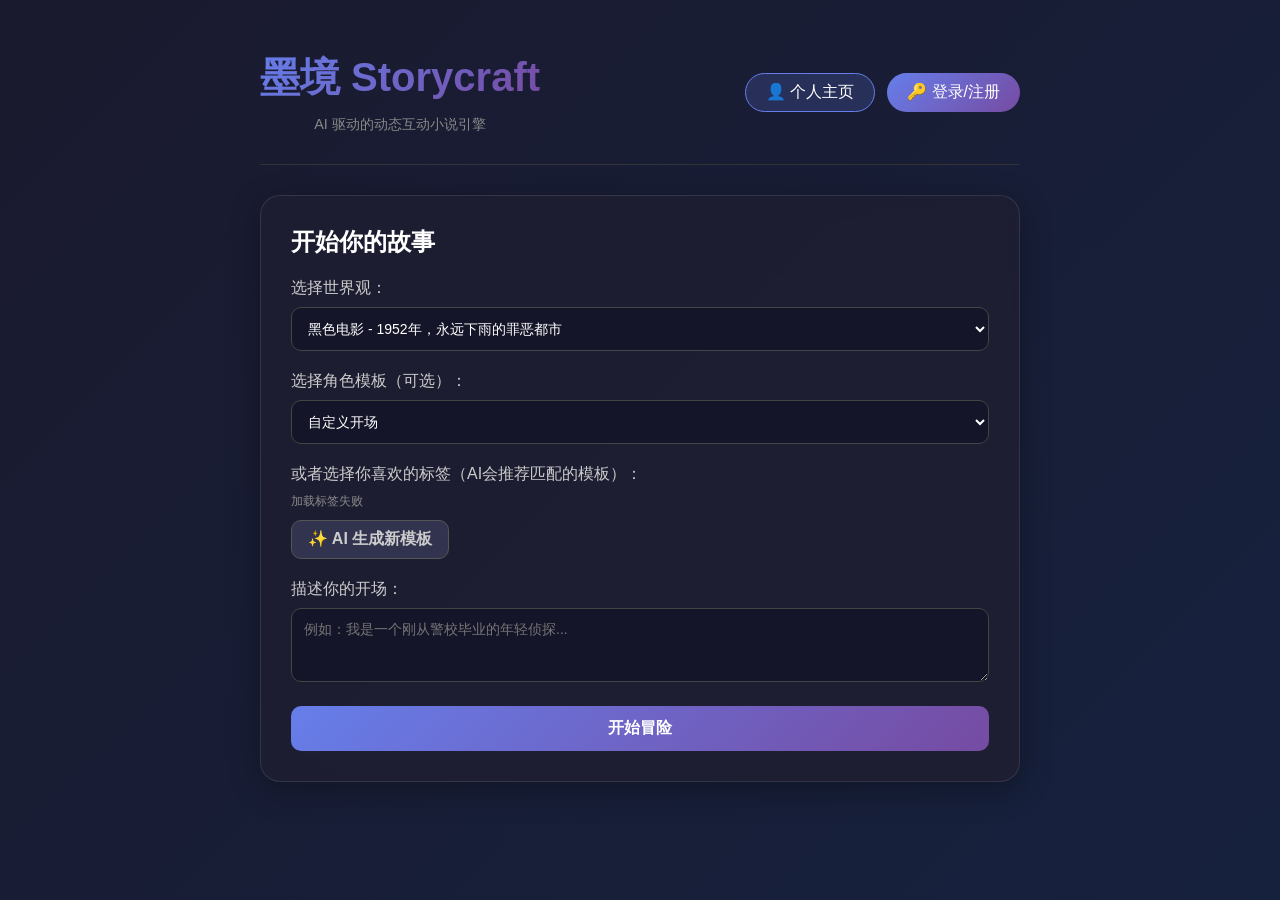
<file: frontend/index.html>
<!DOCTYPE html>
<html lang="zh-CN">
<head>
    <meta charset="UTF-8">
    <meta name="viewport" content="width=device-width, initial-scale=1.0">
    <title>墨境 · 互动叙事引擎</title>
    <link rel="stylesheet" href="style.css">
</head>
<body>
    <div class="container">
        <header>
            <div style="display: flex; justify-content: space-between; align-items: center; flex-wrap: wrap; gap: 15px;">
                <div>
                    <h1>墨境 Storycraft</h1>
                    <p>AI 驱动的动态互动小说引擎</p>
                </div>
                <div style="display: flex; gap: 12px;">
                    <a href="profile.html" style="background: rgba(102,126,234,0.2); border: 1px solid #667eea; padding: 8px 20px; border-radius: 40px; color: #fff; text-decoration: none; transition: all 0.3s; display: inline-flex; align-items: center; gap: 6px;">
                        👤 个人主页
                    </a>
                    <a href="login.html" style="background: linear-gradient(135deg, #667eea 0%, #764ba2 100%); border: none; padding: 8px 20px; border-radius: 40px; color: #fff; text-decoration: none; transition: all 0.3s; display: inline-flex; align-items: center; gap: 6px;">
                        🔑 登录/注册
                    </a>
                </div>
            </div>
        </header>

        <!-- 开局界面 -->
        <div id="setup-screen" class="screen active">
            <div class="card">
                <h2>开始你的故事</h2>
                
                <div class="form-group">
                    <label>选择世界观：</label>
                    <select id="world-select">
                        <option value="noir">黑色电影 - 1952年，永远下雨的罪恶都市</option>
                        <option value="cyberpunk">赛博朋克 - 2077年，霓虹灯下的浮华与沉沦</option>
                        <option value="fantasy">奇幻 - 剑与魔法的中世纪世界</option>
                        <option value="xianxia">东方玄幻 - 九天玄界，灵气复苏，修仙问道</option>
                        <option value="strategy">古风权谋 - 天盛王朝，朝堂博弈，人心难测</option>
                        <option value="urban">都市传说 - 雾都怪谈，午夜禁忌，规则求生</option>
                        <option value="cthulhu">克苏鲁神话 - 1920年代，不可名状的古老恐惧</option>
                        <option value="wasteland">废土生存 - 2087年，核战后的末世废土</option>
                    </select>
                </div>

                <div class="form-group">
                         <label>选择角色模板（可选）：</label>
                         <select id="template-select">
                               <option value="">自定义开场</option>
                         </select>
                 </div>

                 <div class="form-group">
                    <label>或者选择你喜欢的标签（AI会推荐匹配的模板）：</label>
                    <div id="tags-container" class="tags-container">
                        <span class="tag-loading">加载标签中...</span>
                    </div>
                    <button id="ai-generate-btn" class="btn-secondary" style="margin-top: 10px; width: auto; padding: 8px 16px;">✨ AI 生成新模板</button>
                </div>
                
                <div id="recommendations-container" class="recommendations-container" style="display: none;">
                    <label>推荐模板：</label>
                    <div id="recommendations-list" class="recommendations-list"></div>
                </div>

                <div class="form-group">
                    <label>描述你的开场：</label>
                    <textarea id="opening-input" rows="3" placeholder="例如：我是一个刚从警校毕业的年轻侦探..."></textarea>
                </div>

                <button id="start-btn" class="btn-primary">开始冒险</button>
            </div>
        </div>

        <!-- 游戏界面 -->
        <div id="game-screen" class="screen">
            <div class="game-container">
                <div class="story-card">
                    <div id="story-content" class="story-content">
                        <p class="placeholder">等待故事开始...</p>
                    </div>
                    
                    <div id="choices-container" class="choices"></div>

                    <!-- 自定义输入区域 -->
                    <div class="custom-input-area">
                        <label style="display: block; margin-bottom: 8px; color: #ccc;">或者输入你的自定义行动：</label>
                        <div style="display: flex; gap: 10px;">
                            <input type="text" id="custom-choice-input" placeholder="例如：我想去码头问问那个船夫..." style="flex: 1; padding: 10px; background: rgba(20,20,40,0.8); border: 1px solid #444; border-radius: 10px; color: #fff;">
                            <button id="submit-custom-choice" class="btn-secondary" style="width: auto; padding: 10px 20px;">行动</button>
                        </div>
                    </div>

                    <div class="game-controls">
                        <button id="new-game-btn" class="btn-secondary">新游戏</button>
                        <span id="turn-indicator" class="turn-indicator">第 1 轮</span>
                    </div>
                </div>
            </div>
        </div>

        <div id="loading-overlay" class="loading-overlay hidden">
            <div class="loading-spinner"></div>
            <p>AI 正在编织故事...</p>
        </div>
    </div>

    <script src="app.js"></script>
</body>
</html>
</file>
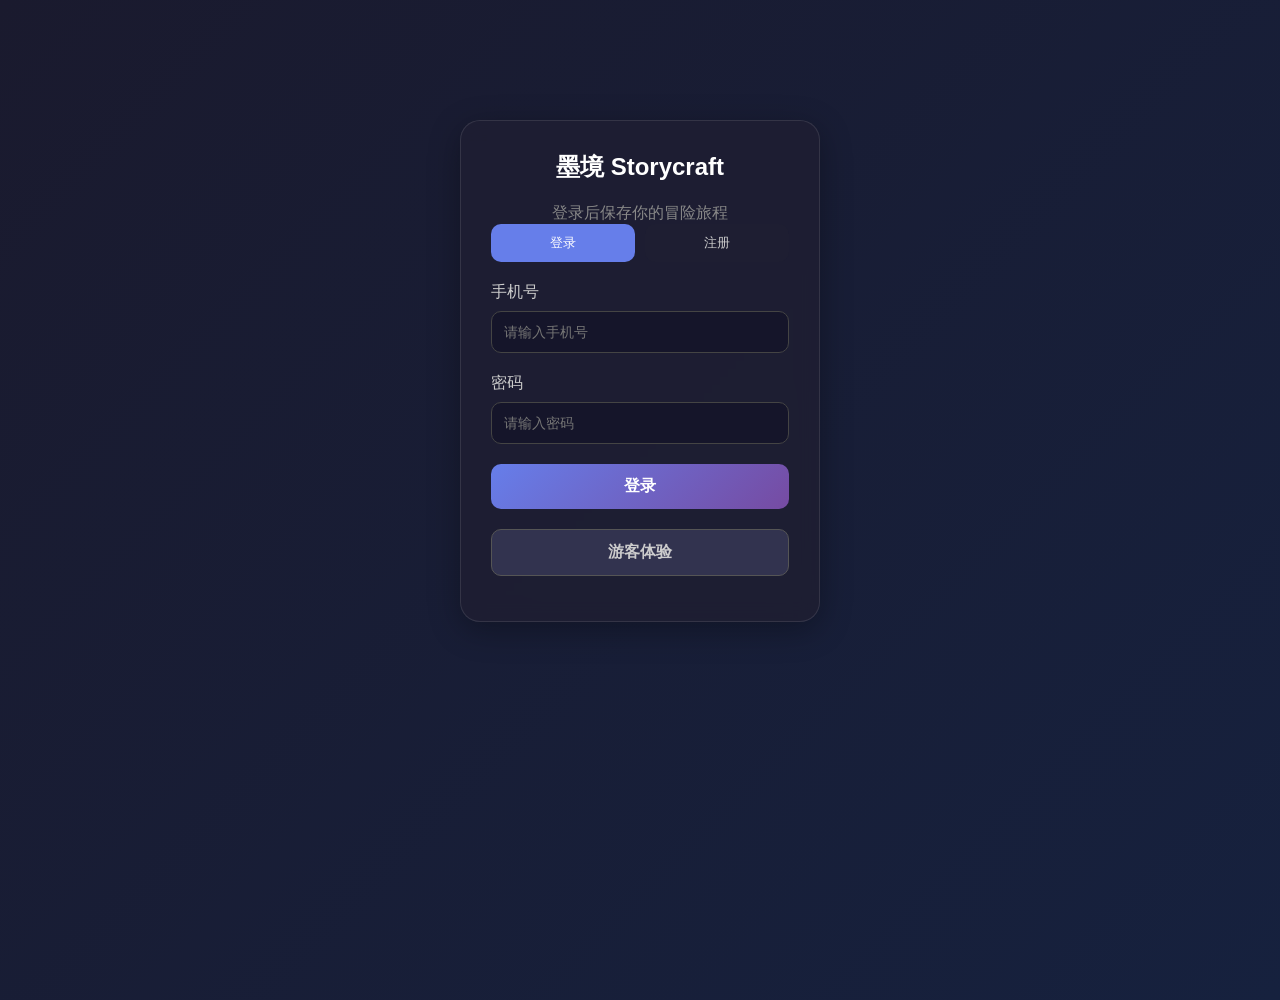
<file: frontend/history.html>
<!DOCTYPE html>
<html lang="zh-CN">
<head>
    <meta charset="UTF-8">
    <meta name="viewport" content="width=device-width, initial-scale=1.0">
    <title>历史记录 - 墨境</title>
    <link rel="stylesheet" href="style.css">
    <style>
        .history-list {
            display: flex;
            flex-direction: column;
            gap: 15px;
        }
        .history-item {
            background: rgba(30, 30, 50, 0.9);
            border-radius: 15px;
            padding: 20px;
            cursor: pointer;
            transition: all 0.3s ease;
            border: 1px solid rgba(255, 255, 255, 0.1);
        }
        .history-item:hover {
            transform: translateX(5px);
            border-color: #667eea;
        }
        .history-title {
            font-size: 1.2em;
            font-weight: bold;
            color: #fff;
            margin-bottom: 10px;
        }
        .history-meta {
            display: flex;
            gap: 20px;
            color: #888;
            font-size: 0.85em;
            margin-bottom: 10px;
        }
        .history-summary {
            color: #ccc;
            font-size: 0.9em;
            line-height: 1.5;
        }
        .back-btn {
            margin-bottom: 20px;
            padding: 10px 20px;
            background: rgba(102, 126, 234, 0.3);
            border: 1px solid #667eea;
            border-radius: 10px;
            color: #fff;
            cursor: pointer;
            font-size: 14px;
        }
        .back-btn:hover {
            background: rgba(102, 126, 234, 0.5);
        }
        .empty-state {
            text-align: center;
            padding: 60px;
            color: #888;
        }
    </style>
</head>
<body>
    <div class="container">
        <button class="back-btn" onclick="window.location.href='index.html'">← 返回游戏</button>
        <header>
            <h1>📖 历史记录</h1>
            <p>你的冒险旅程</p>
        </header>
        
        <div id="history-list" class="history-list">
            <div class="empty-state">加载中...</div>
        </div>
    </div>

    <script>
        const API_BASE = 'http://localhost:8000';
        
        async function loadHistory() {
            const userStr = localStorage.getItem('user');
            if (!userStr) {
                window.location.href = 'login.html';
                return;
            }
            const user = JSON.parse(userStr);
            
            try {
                const response = await fetch(`${API_BASE}/story/history/all?user_id=${user.user_id}`);
                if (!response.ok) {
                    throw new Error('加载失败');
                }
                const data = await response.json();
                displayHistory(data.stories);
            } catch (error) {
                console.error('加载历史失败:', error);
                document.getElementById('history-list').innerHTML = 
                    '<div class="empty-state">加载失败，请刷新重试</div>';
            }
        }
        
        function displayHistory(stories) {
            const container = document.getElementById('history-list');
            if (!stories || stories.length === 0) {
                container.innerHTML = '<div class="empty-state">暂无故事记录，开始你的第一个冒险吧！</div>';
                return;
            }
            
            container.innerHTML = stories.map(story => `
                <div class="history-item" onclick="viewStory('${story.story_id}')">
                    <div class="history-title">${escapeHtml(story.title || '未命名故事')}</div>
                    <div class="history-meta">
                        <span>🌍 ${story.world}</span>
                        <span>📅 ${new Date(story.created_at).toLocaleString()}</span>
                        <span>📝 ${story.turn_count || 0} 轮</span>
                    </div>
                    <div class="history-summary">${escapeHtml(story.summary || '暂无摘要')}</div>
                </div>
            `).join('');
        }
        
        function escapeHtml(text) {
            const div = document.createElement('div');
            div.textContent = text;
            return div.innerHTML;
        }
        
        async function viewStory(storyId) {
            window.location.href = `story_detail.html?id=${storyId}`;
        }
        
        loadHistory();
    </script>
</body>
</html>
</file>
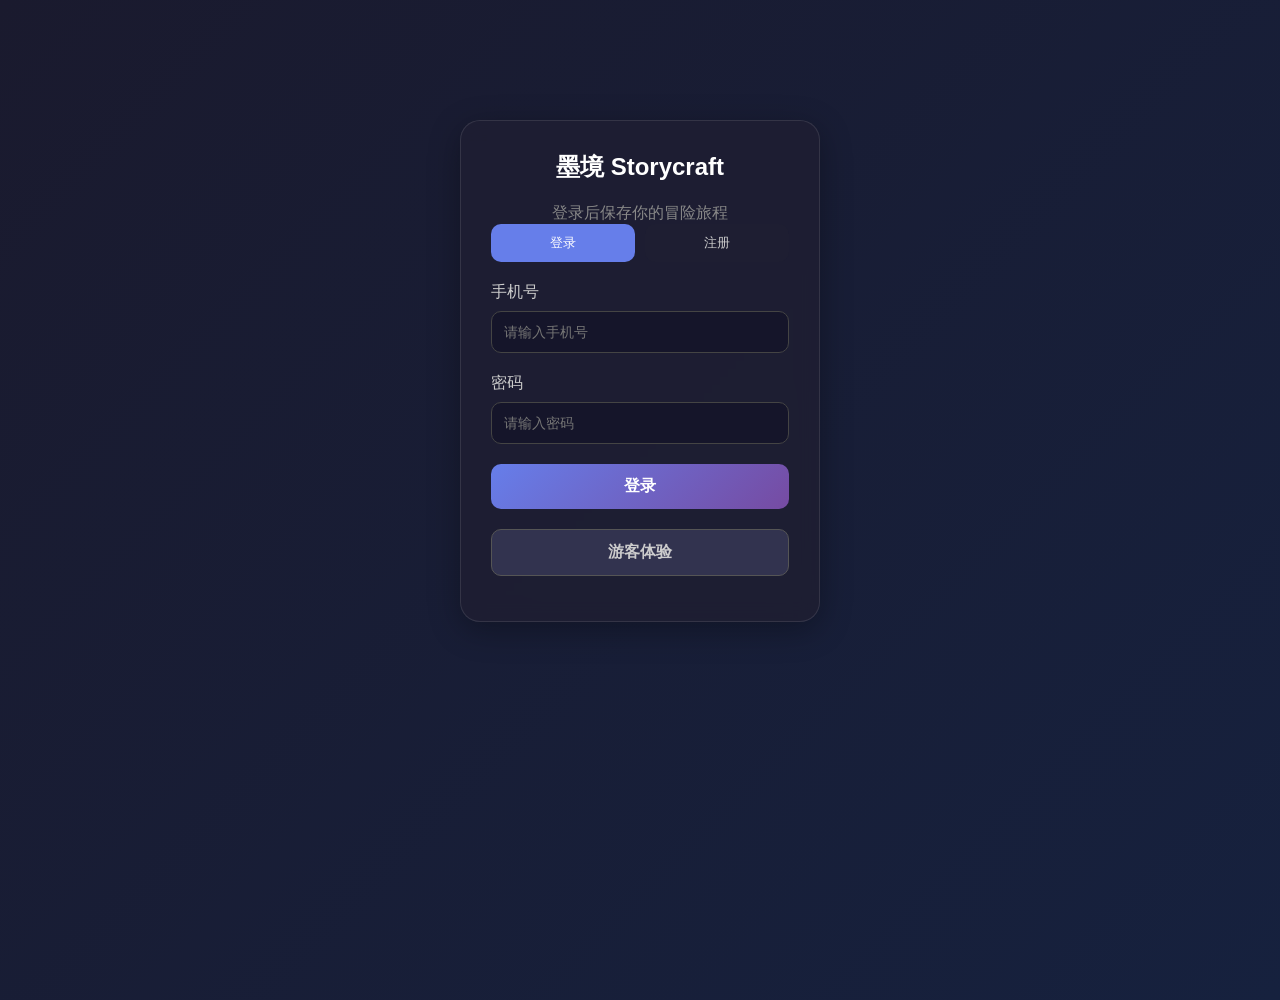
<file: frontend/login.html>
<!DOCTYPE html>
<html lang="zh-CN">
<head>
    <meta charset="UTF-8">
    <meta name="viewport" content="width=device-width, initial-scale=1.0">
    <title>登录 - 墨境</title>
    <link rel="stylesheet" href="style.css">
    <style>
        .login-container {
            max-width: 400px;
            margin: 100px auto;
        }
        .tab-buttons {
            display: flex;
            gap: 10px;
            margin-bottom: 20px;
        }
        .tab-btn {
            flex: 1;
            padding: 10px;
            background: rgba(30,30,50,0.6);
            border: none;
            border-radius: 10px;
            color: #ccc;
            cursor: pointer;
        }
        .tab-btn.active {
            background: #667eea;
            color: white;
        }
        .form-panel {
            display: none;
        }
        .form-panel.active {
            display: block;
        }
        .guest-btn {
            margin-top: 20px;
            background: rgba(100,100,150,0.3);
            color: #ccc;
        }
        .guest-btn:hover {
            background: rgba(100,100,150,0.5);
        }
        input {
            width: 100%;
            padding: 12px;
            background: rgba(20,20,40,0.8);
            border: 1px solid #444;
            border-radius: 10px;
            color: #fff;
            font-size: 14px;
        }
        input:focus {
            outline: none;
            border-color: #667eea;
        }
    </style>
</head>
<body>
    <div class="container login-container">
        <div class="card">
            <h2 style="text-align: center;">墨境 Storycraft</h2>
            <p style="text-align: center; color: #888;">登录后保存你的冒险旅程</p>
            
            <div class="tab-buttons">
                <button id="login-tab" class="tab-btn active">登录</button>
                <button id="register-tab" class="tab-btn">注册</button>
            </div>
            
            <!-- 登录面板 -->
            <div id="login-panel" class="form-panel active">
                <div class="form-group">
                    <label>手机号</label>
                    <input type="tel" id="login-phone" placeholder="请输入手机号">
                </div>
                <div class="form-group">
                    <label>密码</label>
                    <input type="password" id="login-password" placeholder="请输入密码">
                </div>
                <button id="login-btn" class="btn-primary">登录</button>
            </div>
            
            <!-- 注册面板 -->
            <div id="register-panel" class="form-panel">
                <div class="form-group">
                    <label>手机号</label>
                    <input type="tel" id="register-phone" placeholder="请输入手机号">
                </div>
                <div class="form-group">
                    <label>密码</label>
                    <input type="password" id="register-password" placeholder="请输入密码">
                </div>
                <div class="form-group">
                    <label>昵称</label>
                    <input type="text" id="register-nickname" placeholder="请输入昵称" value="旅行者">
                </div>
                <button id="register-btn" class="btn-primary">注册</button>
            </div>
            
            <button id="guest-btn" class="btn-secondary guest-btn">游客体验</button>
            <div id="message" style="margin-top: 15px; text-align: center; color: #ffaa44;"></div>
        </div>
    </div>
    
    <script>
        const API_BASE = 'http://localhost:8000';
        
        function showMessage(msg, isError = false) {
            const msgDiv = document.getElementById('message');
            msgDiv.textContent = msg;
            msgDiv.style.color = isError ? '#ff6666' : '#88ff88';
            setTimeout(() => {
                msgDiv.textContent = '';
            }, 3000);
        }
        
        function saveUser(userData) {
            localStorage.setItem('user', JSON.stringify(userData));
        }
        
        function redirectToGame() {
            window.location.href = 'index.html';
        }
        
        document.getElementById('login-tab').addEventListener('click', () => {
            document.getElementById('login-tab').classList.add('active');
            document.getElementById('register-tab').classList.remove('active');
            document.getElementById('login-panel').classList.add('active');
            document.getElementById('register-panel').classList.remove('active');
        });
        
        document.getElementById('register-tab').addEventListener('click', () => {
            document.getElementById('register-tab').classList.add('active');
            document.getElementById('login-tab').classList.remove('active');
            document.getElementById('register-panel').classList.add('active');
            document.getElementById('login-panel').classList.remove('active');
        });
        
        document.getElementById('login-btn').addEventListener('click', async () => {
            const phone = document.getElementById('login-phone').value;
            const password = document.getElementById('login-password').value;
            
            if (!phone || !password) {
                showMessage('请填写手机号和密码', true);
                return;
            }
            
            try {
                const response = await fetch(`${API_BASE}/user/login`, {
                    method: 'POST',
                    headers: { 'Content-Type': 'application/json' },
                    body: JSON.stringify({ phone, password })
                });
                
                if (!response.ok) {
                    throw new Error('登录失败');
                }
                
                const data = await response.json();
                saveUser(data);
                showMessage('登录成功！正在进入...');
                setTimeout(redirectToGame, 1000);
                
            } catch (error) {
                showMessage('登录失败：手机号或密码错误', true);
            }
        });
        
        document.getElementById('register-btn').addEventListener('click', async () => {
            const phone = document.getElementById('register-phone').value;
            const password = document.getElementById('register-password').value;
            const nickname = document.getElementById('register-nickname').value || '旅行者';
            
            if (!phone || !password) {
                showMessage('请填写手机号和密码', true);
                return;
            }
            
            try {
                const response = await fetch(`${API_BASE}/user/register`, {
                    method: 'POST',
                    headers: { 'Content-Type': 'application/json' },
                    body: JSON.stringify({ phone, password, nickname })
                });
                
                if (!response.ok) {
                    throw new Error('注册失败');
                }
                
                const data = await response.json();
                saveUser(data);
                showMessage('注册成功！正在进入...');
                setTimeout(redirectToGame, 1000);
                
            } catch (error) {
                showMessage('注册失败：手机号可能已存在', true);
            }
        });
        
        document.getElementById('guest-btn').addEventListener('click', async () => {
            try {
                const response = await fetch(`${API_BASE}/user/guest`, {
                    method: 'POST',
                    headers: { 'Content-Type': 'application/json' }
                });
                
                const data = await response.json();
                saveUser(data);
                showMessage('游客模式，注册后可保存数据');
                setTimeout(redirectToGame, 1000);
                
            } catch (error) {
                showMessage('游客登录失败', true);
            }
        });
    </script>
</body>
</html>
</file>
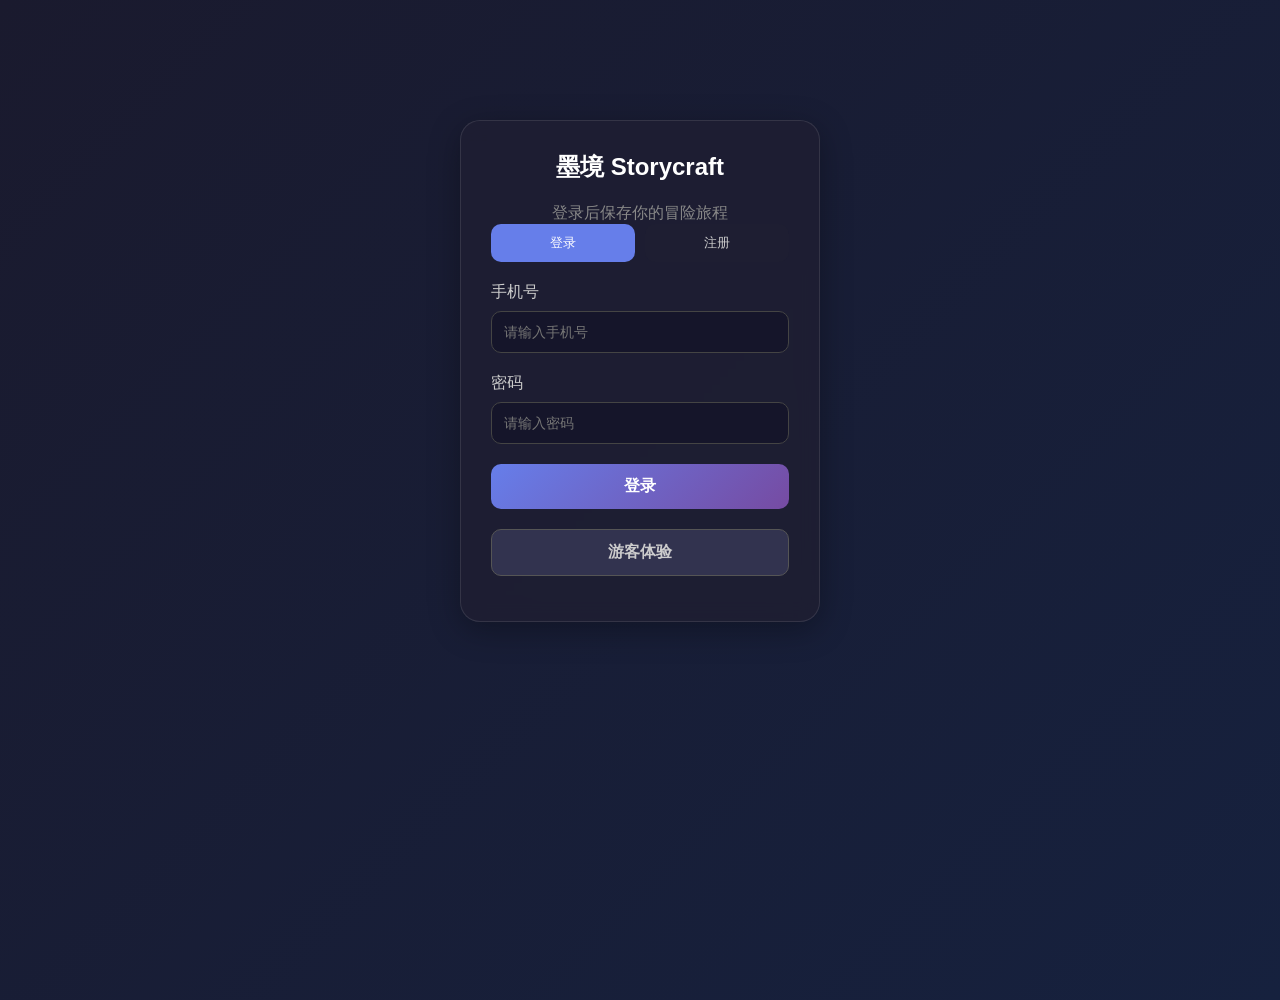
<file: frontend/profile.html>
<!DOCTYPE html>
<html lang="zh-CN">
<head>
    <meta charset="UTF-8">
    <meta name="viewport" content="width=device-width, initial-scale=1.0">
    <title>个人主页 - 墨境</title>
    <link rel="stylesheet" href="style.css">
    <style>
        * {
            margin: 0;
            padding: 0;
            box-sizing: border-box;
        }

        body {
            font-family: 'Segoe UI', 'PingFang SC', 'Microsoft YaHei', sans-serif;
            background: linear-gradient(135deg, #0f0c1f 0%, #1a1a2e 50%, #16213e 100%);
            min-height: 100vh;
            color: #e8e8e8;
        }

        /* 背景装饰 */
        .bg-decoration {
            position: fixed;
            top: 0;
            left: 0;
            right: 0;
            bottom: 0;
            pointer-events: none;
            overflow: hidden;
            z-index: 0;
        }
        .bg-decoration::before {
            content: '';
            position: absolute;
            top: 20%;
            right: -10%;
            width: 500px;
            height: 500px;
            background: radial-gradient(circle, rgba(102,126,234,0.15) 0%, transparent 70%);
            border-radius: 50%;
        }
        .bg-decoration::after {
            content: '';
            position: absolute;
            bottom: 10%;
            left: -10%;
            width: 400px;
            height: 400px;
            background: radial-gradient(circle, rgba(118,75,162,0.15) 0%, transparent 70%);
            border-radius: 50%;
        }

        .container {
            max-width: 1200px;
            margin: 0 auto;
            padding: 30px 24px;
            position: relative;
            z-index: 1;
        }

        /* 顶部导航 */
        .nav-bar {
            display: flex;
            justify-content: space-between;
            align-items: center;
            margin-bottom: 40px;
            padding: 16px 24px;
            background: rgba(30, 30, 50, 0.6);
            backdrop-filter: blur(20px);
            border-radius: 24px;
            border: 1px solid rgba(255,255,255,0.08);
        }
        .logo-area {
            display: flex;
            align-items: center;
            gap: 12px;
        }
        .logo-icon {
            width: 40px;
            height: 40px;
            background: linear-gradient(135deg, #667eea 0%, #764ba2 100%);
            border-radius: 12px;
            display: flex;
            align-items: center;
            justify-content: center;
            font-size: 24px;
        }
        .logo-text {
            font-size: 20px;
            font-weight: 600;
            background: linear-gradient(135deg, #fff 0%, #a0a0ff 100%);
            -webkit-background-clip: text;
            background-clip: text;
            color: transparent;
        }
        .nav-links {
            display: flex;
            gap: 20px;
            align-items: center;
        }
        .nav-links a {
            color: #aaa;
            text-decoration: none;
            transition: all 0.3s;
            padding: 8px 16px;
            border-radius: 20px;
        }
        .nav-links a:hover {
            color: #667eea;
            background: rgba(102,126,234,0.1);
        }

        /* 用户信息卡片 */
        .profile-card {
            background: rgba(30, 30, 50, 0.7);
            backdrop-filter: blur(20px);
            border-radius: 32px;
            border: 1px solid rgba(255,255,255,0.1);
            padding: 32px;
            margin-bottom: 32px;
            transition: transform 0.3s;
        }
        .profile-header {
            display: flex;
            gap: 32px;
            flex-wrap: wrap;
        }
        .avatar-section {
            position: relative;
        }
        .avatar-wrapper {
            position: relative;
            cursor: pointer;
        }
        .avatar-large {
            width: 120px;
            height: 120px;
            border-radius: 50%;
            object-fit: cover;
            border: 3px solid #667eea;
            box-shadow: 0 0 30px rgba(102,126,234,0.3);
            transition: all 0.3s;
        }
        .avatar-edit-overlay {
            position: absolute;
            bottom: 0;
            right: 0;
            background: #667eea;
            border-radius: 50%;
            width: 32px;
            height: 32px;
            display: flex;
            align-items: center;
            justify-content: center;
            cursor: pointer;
            transition: all 0.3s;
            border: 2px solid #1a1a2e;
        }
        .avatar-edit-overlay:hover {
            transform: scale(1.1);
            background: #764ba2;
        }
        .info-section {
            flex: 1;
        }
        .name-area {
            display: flex;
            align-items: center;
            gap: 16px;
            flex-wrap: wrap;
            margin-bottom: 16px;
        }
        .user-name {
            font-size: 32px;
            font-weight: 700;
            background: linear-gradient(135deg, #fff 0%, #b0b0ff 100%);
            -webkit-background-clip: text;
            background-clip: text;
            color: transparent;
        }
        .edit-name-btn {
            background: rgba(102,126,234,0.2);
            border: 1px solid #667eea;
            padding: 6px 16px;
            border-radius: 40px;
            font-size: 12px;
            cursor: pointer;
            transition: all 0.3s;
            color: #ccc;
        }
        .edit-name-btn:hover {
            background: #667eea;
            color: white;
        }
        .edit-name-input {
            background: rgba(20,20,40,0.9);
            border: 1px solid #667eea;
            border-radius: 40px;
            padding: 8px 16px;
            color: white;
            font-size: 18px;
            width: 200px;
        }
        .user-badge {
            display: inline-block;
            background: rgba(102,126,234,0.2);
            border-radius: 40px;
            padding: 4px 12px;
            font-size: 12px;
            color: #667eea;
        }
        .stats-grid {
            display: flex;
            gap: 48px;
            margin: 24px 0;
            flex-wrap: wrap;
        }
        .stat-card {
            text-align: center;
        }
        .stat-number {
            font-size: 36px;
            font-weight: 800;
            background: linear-gradient(135deg, #667eea 0%, #764ba2 100%);
            -webkit-background-clip: text;
            background-clip: text;
            color: transparent;
        }
        .stat-label {
            font-size: 14px;
            color: #888;
            margin-top: 4px;
        }

        /* 标签云 */
        .tags-section {
            margin-top: 24px;
            padding-top: 24px;
            border-top: 1px solid rgba(255,255,255,0.1);
        }
        .tags-title {
            font-size: 14px;
            color: #888;
            margin-bottom: 16px;
            display: flex;
            align-items: center;
            gap: 8px;
        }
        .tags-cloud {
            display: flex;
            flex-wrap: wrap;
            gap: 10px;
        }
        .tag-item {
            background: rgba(102,126,234,0.15);
            border: 1px solid rgba(102,126,234,0.3);
            padding: 6px 14px;
            border-radius: 40px;
            font-size: 13px;
            transition: all 0.3s;
        }
        .tag-item:hover {
            background: rgba(102,126,234,0.3);
            transform: translateY(-2px);
        }

        /* 故事列表 */
        .stories-section {
            margin-top: 32px;
        }
        .section-header {
            display: flex;
            justify-content: space-between;
            align-items: center;
            margin-bottom: 24px;
        }
        .section-title {
            font-size: 24px;
            font-weight: 600;
            display: flex;
            align-items: center;
            gap: 8px;
        }
        .story-grid {
            display: grid;
            grid-template-columns: repeat(auto-fill, minmax(320px, 1fr));
            gap: 20px;
        }
        .story-card {
            background: rgba(30, 30, 50, 0.5);
            backdrop-filter: blur(10px);
            border-radius: 20px;
            padding: 20px;
            cursor: pointer;
            transition: all 0.3s;
            border: 1px solid rgba(255,255,255,0.05);
        }
        .story-card:hover {
            transform: translateY(-4px);
            background: rgba(30, 30, 50, 0.8);
            border-color: rgba(102,126,234,0.3);
            box-shadow: 0 10px 30px rgba(0,0,0,0.3);
        }
        .story-title {
            font-size: 18px;
            font-weight: 600;
            margin-bottom: 12px;
            display: flex;
            justify-content: space-between;
            align-items: center;
        }
        .story-badge {
            font-size: 11px;
            padding: 4px 8px;
            border-radius: 20px;
            background: rgba(102,126,234,0.2);
            color: #667eea;
        }
        .story-meta {
            display: flex;
            gap: 16px;
            font-size: 12px;
            color: #888;
            margin-bottom: 12px;
        }
        .story-summary {
            font-size: 13px;
            color: #bbb;
            line-height: 1.5;
            display: -webkit-box;
            -webkit-line-clamp: 2;
            -webkit-box-orient: vertical;
            overflow: hidden;
        }
        .empty-state {
            text-align: center;
            padding: 60px;
            background: rgba(30,30,50,0.3);
            border-radius: 24px;
            color: #888;
        }

        .loading {
            text-align: center;
            padding: 60px;
            color: #888;
        }

        @media (max-width: 768px) {
            .profile-header {
                flex-direction: column;
                align-items: center;
                text-align: center;
            }
            .stats-grid {
                justify-content: center;
            }
            .name-area {
                justify-content: center;
            }
            .story-grid {
                grid-template-columns: 1fr;
            }
        }
    </style>
</head>
<body>
    <div class="bg-decoration"></div>
    
    <div class="container">
        <!-- 导航栏 -->
        <div class="nav-bar">
            <div class="logo-area" onclick="window.location.href='index.html'" style="cursor: pointer;">
                <div class="logo-icon">📖</div>
                <span class="logo-text">墨境 Storycraft</span>
            </div>
            <div class="nav-links">
                <a href="index.html">游戏</a>
                <a href="history.html">历史</a>
                <a href="#" style="color: #667eea;">我的主页</a>
                <button id="logout-nav-btn" style="background: rgba(102,126,234,0.2); border: 1px solid #667eea; padding: 6px 16px; border-radius: 40px; color: #fff; cursor: pointer;">退出</button>
            </div>
        </div>

        <div id="profile-content">
            <div class="loading">✨ 加载中...</div>
        </div>
    </div>

    <script>
        const API_BASE = 'http://localhost:8000';
        let currentUser = null;
        let isEditMode = false;
        
        function loadUser() {
            const userStr = localStorage.getItem('user');
            if (!userStr) {
                window.location.href = 'login.html';
                return;
            }
            currentUser = JSON.parse(userStr);
            loadProfile();
        }
        
        async function loadProfile() {
            const container = document.getElementById('profile-content');
            
            try {
                const response = await fetch(`${API_BASE}/user/profile/${currentUser.user_id}`);
                if (!response.ok) throw new Error('加载失败');
                
                const profile = await response.json();
                displayProfile(profile);
                loadStories();
                
            } catch (error) {
                container.innerHTML = '<div class="loading">⚠️ 加载失败，请刷新重试</div>';
                console.error(error);
            }
        }
        
        function displayProfile(profile) {
            const container = document.getElementById('profile-content');
            
            container.innerHTML = `
                <div class="profile-card">
                    <div class="profile-header">
                        <div class="avatar-section">
                            <div class="avatar-wrapper">
                                <img class="avatar-large" src="${profile.avatar || ''}" 
                                     onerror="this.src='data:image/svg+xml,%3Csvg xmlns=\'http://www.w3.org/2000/svg\' viewBox=\'0 0 24 24\' fill=\'%23667eea\'%3E%3Cpath d=\'M12 12c2.21 0 4-1.79 4-4s-1.79-4-4-4-4 1.79-4 4 1.79 4 4 4zm0 2c-2.67 0-8 1.34-8 4v2h16v-2c0-2.66-5.33-4-8-4z\'/%3E%3C/svg%3E'">
                                <div class="avatar-edit-overlay" onclick="alert('头像功能开发中')">
                                    📷
                                </div>
                            </div>
                        </div>
                        
                        <div class="info-section">
                            <div class="name-area">
                                <div id="name-display" class="user-name">${escapeHtml(profile.nickname)}</div>
                                <button class="edit-name-btn" onclick="toggleEditName()">✏️ 编辑</button>
                                <div id="name-edit" style="display: none;">
                                    <input type="text" id="edit-nickname" class="edit-name-input" value="${escapeHtml(profile.nickname)}">
                                    <button onclick="updateNickname()" style="background:#667eea; border:none; padding:6px 16px; border-radius:40px; margin-left:8px; cursor:pointer;">保存</button>
                                    <button onclick="toggleEditName()" style="background:rgba(255,255,255,0.1); border:none; padding:6px 16px; border-radius:40px; margin-left:8px; cursor:pointer;">取消</button>
                                </div>
                                <span class="user-badge">${profile.is_guest ? '🎭 游客' : '⭐ 注册用户'}</span>
                            </div>
                            
                            <div class="stats-grid">
                                <div class="stat-card">
                                    <div class="stat-number">${profile.story_count}</div>
                                    <div class="stat-label">冒险故事</div>
                                </div>
                                <div class="stat-card">
                                    <div class="stat-number">${profile.favorite_tags.length}</div>
                                    <div class="stat-label">偏好标签</div>
                                </div>
                                <div class="stat-card">
                                    <div class="stat-number">🏆</div>
                                    <div class="stat-label">成就点数</div>
                                </div>
                            </div>
                            
                            <div class="tags-section">
                                <div class="tags-title">
                                    🏷️ 我的偏好标签
                                </div>
                                <div class="tags-cloud" id="tags-cloud">
                                    ${profile.favorite_tags.length > 0 ? 
                                        profile.favorite_tags.map(tag => `<span class="tag-item">#${escapeHtml(tag)}</span>`).join('') : 
                                        '<span style="color:#666;">暂无偏好，多玩几局游戏吧~</span>'}
                                </div>
                            </div>
                        </div>
                    </div>
                </div>
                
                <div class="stories-section">
                    <div class="section-header">
                        <div class="section-title">
                            📖 我的冒险故事
                        </div>
                        <a href="history.html" style="color:#667eea; text-decoration:none;">查看全部 →</a>
                    </div>
                    <div id="stories-list" class="story-grid">
                        <div class="loading">加载故事中...</div>
                    </div>
                </div>
            `;
        }
        
        function toggleEditName() {
            const display = document.getElementById('name-display');
            const editArea = document.getElementById('name-edit');
            if (isEditMode) {
                display.style.display = 'block';
                editArea.style.display = 'none';
                isEditMode = false;
            } else {
                display.style.display = 'none';
                editArea.style.display = 'block';
                isEditMode = true;
            }
        }
        
        async function updateNickname() {
            const newNickname = document.getElementById('edit-nickname').value.trim();
            if (!newNickname) return;
            
            try {
                const response = await fetch(`${API_BASE}/user/profile/${currentUser.user_id}?nickname=${encodeURIComponent(newNickname)}`, {
                    method: 'PUT'
                });
                
                if (response.ok) {
                    currentUser.nickname = newNickname;
                    localStorage.setItem('user', JSON.stringify(currentUser));
                    loadProfile();
                } else {
                    alert('更新失败');
                }
            } catch (error) {
                alert('更新失败');
            }
        }
        
        async function loadStories() {
            try {
                const response = await fetch(`${API_BASE}/user/${currentUser.user_id}/stories`);
                const data = await response.json();
                displayStories(data.stories);
            } catch (error) {
                document.getElementById('stories-list').innerHTML = '<div class="empty-state">加载故事失败</div>';
            }
        }
        
        function displayStories(stories) {
            const container = document.getElementById('stories-list');
            if (!stories || stories.length === 0) {
                container.innerHTML = `
                    <div class="empty-state">
                        <div style="font-size: 48px; margin-bottom: 16px;">📖</div>
                        <div>还没有冒险故事</div>
                        <div style="font-size: 13px; margin-top: 8px;">开始你的第一个冒险吧！</div>
                        <a href="index.html" style="display: inline-block; margin-top: 16px; background:#667eea; padding: 8px 24px; border-radius: 40px; text-decoration: none; color: white;">开始冒险</a>
                    </div>
                `;
                return;
            }
            
            container.innerHTML = stories.map(story => `
                <div class="story-card">
                    <div class="story-title">
                        ${escapeHtml(story.title)}
                        <span class="story-badge">${story.status === 'active' ? '进行中' : '已完结'}</span>
                    </div>
                    <div class="story-meta">
                        <span>🌍 ${story.world}</span>
                        <span>📅 ${new Date(story.created_at).toLocaleDateString()}</span>
                    </div>
                    <div class="story-summary">${escapeHtml(story.summary)}</div>
                    <div style="margin-top: 12px; display: flex; gap: 10px;">
                        <button onclick="continueStory('${story.id}')" style="background: rgba(102,126,234,0.2); border: 1px solid #667eea; padding: 6px 16px; border-radius: 40px; color: #fff; cursor: pointer;">▶ 继续冒险</button>
                        <button onclick="shareStory('${story.id}')" style="background: rgba(102,126,234,0.2); border: 1px solid #667eea; padding: 6px 16px; border-radius: 40px; color: #fff; cursor: pointer;">📤 分享结局</button>
                    </div>
                </div>
            `).join('');
        }

        // 继续游戏
        function continueStory(storyId) {
            window.location.href = `index.html?continue=${storyId}`;
        }

        // 分享故事
        async function shareStory(storyId) {
            const userStr = localStorage.getItem('user');
            if (!userStr) {
                alert('请先登录');
                window.location.href = 'login.html';
                return;
            }
            
            const user = JSON.parse(userStr);
            
            try {
                const response = await fetch(`${API_BASE}/social/share`, {
                    method: 'POST',
                    headers: { 'Content-Type': 'application/json' },
                    body: JSON.stringify({
                        story_id: storyId,
                        user_id: user.user_id,
                        share_type: 'ending'
                    })
                });
                
                if (!response.ok) throw new Error('分享失败');
                
                const data = await response.json();
                
                // 复制分享链接到剪贴板
                const shareUrl = `${window.location.origin}/share/${data.share_id}`;
                await navigator.clipboard.writeText(shareUrl);
                
                alert(`✨ 分享链接已复制！\n${shareUrl}\n\n朋友打开链接就能看到你的故事结局啦！`);
                
            } catch (error) {
                console.error('分享失败:', error);
                alert('分享失败，请重试');
            }
        }
        
        function escapeHtml(text) {
            if (!text) return '';
            const div = document.createElement('div');
            div.textContent = text;
            return div.innerHTML;
        }
        
        // 退出登录
        document.addEventListener('DOMContentLoaded', () => {
            loadUser();
            
            const logoutBtn = document.getElementById('logout-nav-btn');
            if (logoutBtn) {
                logoutBtn.addEventListener('click', () => {
                    localStorage.removeItem('user');
                    window.location.href = 'login.html';
                });
            }
        });
    </script>
</body>
</html>
</file>
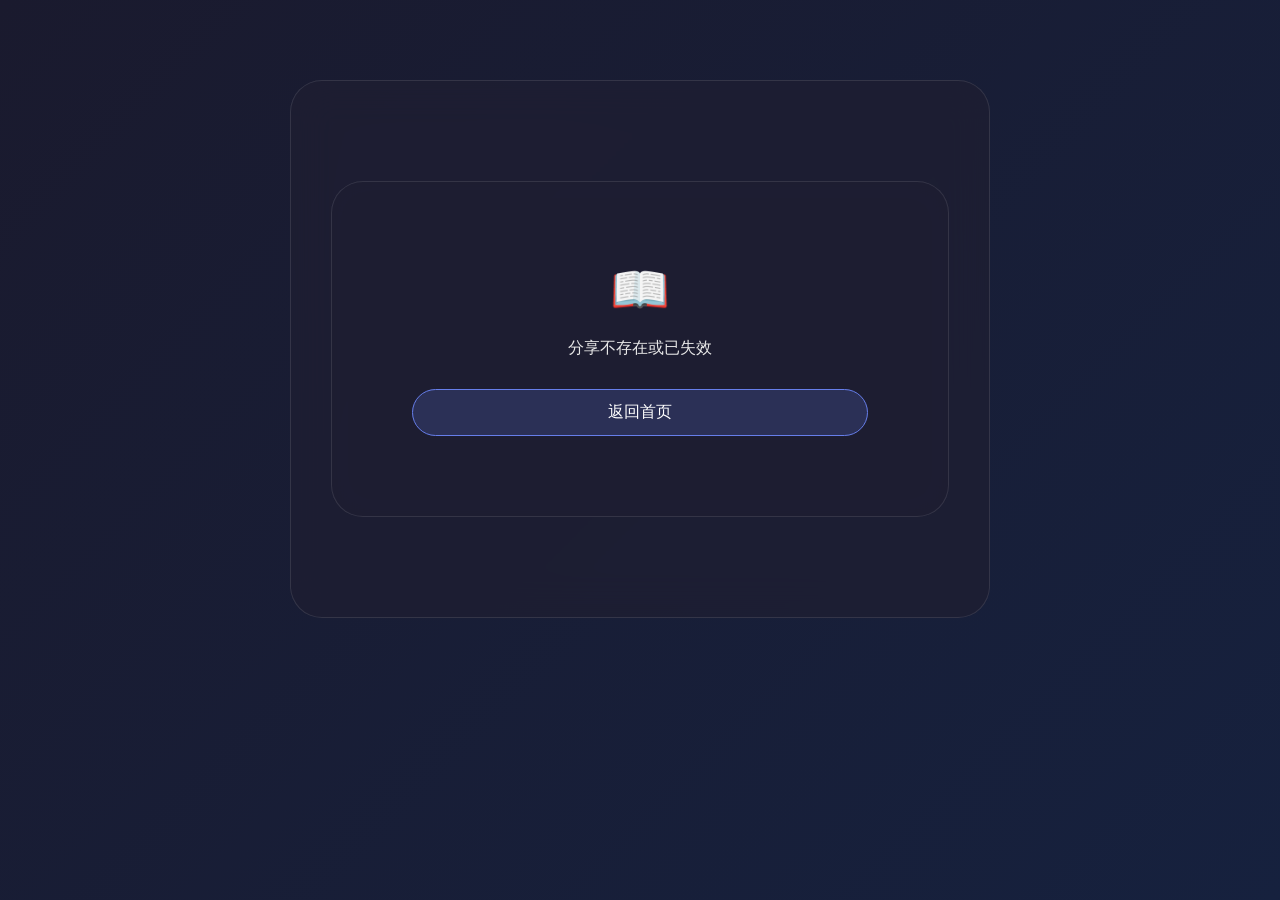
<file: frontend/share.html>
<!DOCTYPE html>
<html lang="zh-CN">
<head>
    <meta charset="UTF-8">
    <meta name="viewport" content="width=device-width, initial-scale=1.0">
    <title>故事分享 - 墨境</title>
    <link rel="stylesheet" href="style.css">
    <style>
        .share-container {
            max-width: 700px;
            margin: 60px auto;
            padding: 40px;
            background: rgba(30,30,50,0.8);
            backdrop-filter: blur(20px);
            border-radius: 32px;
            border: 1px solid rgba(255,255,255,0.1);
        }
        .story-header {
            text-align: center;
            margin-bottom: 30px;
        }
        .story-title {
            font-size: 28px;
            font-weight: 700;
            margin-bottom: 10px;
        }
        .story-meta {
            color: #888;
            font-size: 14px;
        }
        .story-summary {
            background: rgba(0,0,0,0.3);
            padding: 24px;
            border-radius: 20px;
            line-height: 1.8;
            margin: 20px 0;
        }
        .author-info {
            display: flex;
            align-items: center;
            gap: 12px;
            padding: 16px;
            background: rgba(102,126,234,0.1);
            border-radius: 20px;
            margin-top: 20px;
        }
        .author-avatar {
            width: 48px;
            height: 48px;
            border-radius: 50%;
            background: #667eea;
        }
        .view-count {
            text-align: center;
            margin-top: 20px;
            color: #666;
            font-size: 12px;
        }
        .back-btn {
            display: block;
            text-align: center;
            margin-top: 30px;
            padding: 12px;
            background: rgba(102,126,234,0.2);
            border: 1px solid #667eea;
            border-radius: 40px;
            color: #fff;
            text-decoration: none;
        }
    </style>
</head>
<body>
    <div class="container">
        <div class="share-container" id="share-content">
            <div style="text-align: center; padding: 40px;">加载中...</div>
        </div>
    </div>

    <script>
        const API_BASE = 'http://localhost:8000';
        
        async function loadShare() {
            const path = window.location.pathname;
            const shareId = path.split('/').pop();
            
            if (!shareId) {
                document.getElementById('share-content').innerHTML = '<div class="share-container">分享不存在</div>';
                return;
            }
            
            try {
                const response = await fetch(`${API_BASE}/social/share/${shareId}`);
                if (!response.ok) throw new Error('分享不存在');
                
                const data = await response.json();
                displayShare(data);
                
                // 增加浏览次数
                fetch(`${API_BASE}/social/share/${shareId}/view`, { method: 'POST' });
                
            } catch (error) {
                document.getElementById('share-content').innerHTML = `
                    <div class="share-container">
                        <div style="text-align: center; padding: 40px;">
                            <div style="font-size: 48px;">📖</div>
                            <div style="margin-top: 20px;">分享不存在或已失效</div>
                            <a href="index.html" class="back-btn" style="margin-top: 30px;">返回首页</a>
                        </div>
                    </div>
                `;
            }
        }
        
        function displayShare(data) {
            const container = document.getElementById('share-content');
            container.innerHTML = `
                <div class="story-header">
                    <div class="story-title">${escapeHtml(data.story.title)}</div>
                    <div class="story-meta">🌍 ${data.story.world} · ${new Date(data.story.created_at).toLocaleDateString()}</div>
                </div>
                <div class="story-summary">
                    ${escapeHtml(data.story.summary || '故事很精彩，快来体验吧！')}
                </div>
                <div class="author-info">
                    <img class="author-avatar" src="${data.user.avatar || ''}" onerror="this.src='data:image/svg+xml,%3Csvg xmlns=\'http://www.w3.org/2000/svg\' viewBox=\'0 0 24 24\' fill=\'%23667eea\'%3E%3Cpath d=\'M12 12c2.21 0 4-1.79 4-4s-1.79-4-4-4-4 1.79-4 4 1.79 4 4 4zm0 2c-2.67 0-8 1.34-8 4v2h16v-2c0-2.66-5.33-4-8-4z\'/%3E%3C/svg%3E'">
                    <div>
                        <div style="font-weight: 600;">${escapeHtml(data.user.nickname)}</div>
                        <div style="font-size: 12px; color: #888;">分享了一个故事</div>
                    </div>
                </div>
                <div class="view-count">✨ 已有 ${data.view_count} 人看过这个分享</div>
                <a href="index.html" class="back-btn">我也要创作故事 →</a>
            `;
        }
        
        function escapeHtml(text) {
            if (!text) return '';
            const div = document.createElement('div');
            div.textContent = text;
            return div.innerHTML;
        }
        
        loadShare();
    </script>
</body>
</html>
</file>
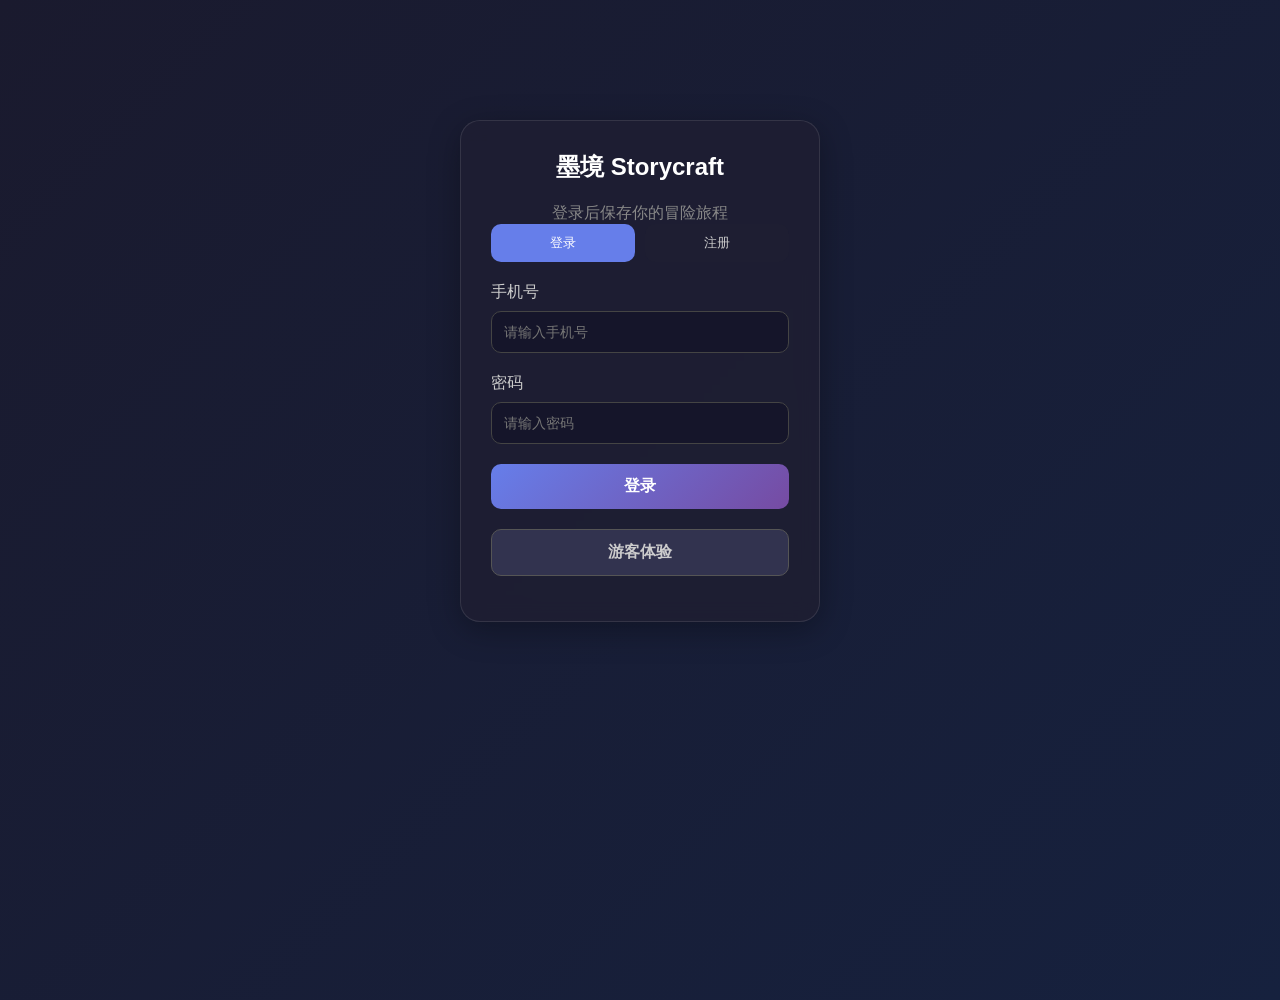
<file: frontend/story_detail.html>
<!DOCTYPE html>
<html lang="zh-CN">
<head>
    <meta charset="UTF-8">
    <meta name="viewport" content="width=device-width, initial-scale=1.0">
    <title>故事详情 - 墨境</title>
    <link rel="stylesheet" href="style.css">
    <style>
        .turn-item {
            background: rgba(30, 30, 50, 0.9);
            border-radius: 15px;
            padding: 20px;
            margin-bottom: 20px;
            border-left: 3px solid #667eea;
        }
        .turn-number {
            color: #667eea;
            font-weight: bold;
            margin-bottom: 10px;
        }
        .user-choice {
            background: rgba(102, 126, 234, 0.2);
            padding: 10px;
            border-radius: 10px;
            margin: 10px 0;
            color: #aaccff;
        }
        .narrative {
            line-height: 1.8;
            margin-top: 10px;
        }
        .back-btn {
            margin-bottom: 20px;
            padding: 10px 20px;
            background: rgba(102, 126, 234, 0.3);
            border: 1px solid #667eea;
            border-radius: 10px;
            color: #fff;
            cursor: pointer;
            font-size: 14px;
        }
        .continue-btn {
            margin-top: 20px;
            padding: 12px 24px;
            background: linear-gradient(135deg, #667eea 0%, #764ba2 100%);
            border: none;
            border-radius: 10px;
            color: #fff;
            cursor: pointer;
            font-size: 16px;
            font-weight: bold;
        }
        .continue-btn:hover {
            transform: translateY(-2px);
            box-shadow: 0 5px 20px rgba(102, 126, 234, 0.4);
        }
    </style>
</head>
<body>
    <div class="container">
        <button class="back-btn" onclick="window.location.href='history.html'">← 返回历史</button>
        <header>
            <h1 id="story-title">加载中...</h1>
            <p id="story-meta"></p>
        </header>
        
        <div id="turns-container"></div>
        
        <div style="text-align: center;">
            <button id="continue-btn" class="continue-btn" style="display: none;">继续这个故事</button>
        </div>
    </div>

    <script>
        const API_BASE = 'http://localhost:8000';
        let currentStoryId = null;
        
        async function loadStoryDetail() {
            const urlParams = new URLSearchParams(window.location.search);
            const storyId = urlParams.get('id');
            if (!storyId) {
                alert('故事ID不存在');
                window.location.href = 'history.html';
                return;
            }
            
            currentStoryId = storyId;
            
            try {
                const response = await fetch(`${API_BASE}/story/${storyId}/history`);
                if (!response.ok) {
                    throw new Error('加载失败');
                }
                const data = await response.json();
                displayStory(data);
            } catch (error) {
                console.error('加载故事详情失败:', error);
                document.getElementById('turns-container').innerHTML = 
                    '<div class="empty-state">加载失败</div>';
            }
        }
        
        function displayStory(data) {
            document.getElementById('story-title').textContent = data.title || '故事详情';
            document.getElementById('story-meta').textContent = 
                `🌍 ${data.world} | 📅 ${new Date(data.created_at).toLocaleString()} | 📝 ${data.turns?.length || 0} 轮`;
            
            const container = document.getElementById('turns-container');
            if (!data.turns || data.turns.length === 0) {
                container.innerHTML = '<div class="empty-state">暂无记录</div>';
                return;
            }
            
            container.innerHTML = data.turns.map(turn => `
                <div class="turn-item">
                    <div class="turn-number">第 ${turn.turn_number} 轮</div>
                    ${turn.user_choice ? `<div class="user-choice">✨ 你的选择: ${escapeHtml(turn.user_choice)}</div>` : ''}
                    <div class="narrative">${escapeHtml(turn.narrative).replace(/\n/g, '<br>')}</div>
                </div>
            `).join('');
            
            // 显示"继续故事"按钮
            const continueBtn = document.getElementById('continue-btn');
            if (data.turns.length > 0) {
                continueBtn.style.display = 'block';
                continueBtn.onclick = () => {
                    window.location.href = `index.html?continue=${currentStoryId}`;
                };
            }
        }
        
        function escapeHtml(text) {
            const div = document.createElement('div');
            div.textContent = text;
            return div.innerHTML;
        }
        
        loadStoryDetail();
    </script>
</body>
</html>
</file>
<file: frontend/style.css>
* {
    margin: 0;
    padding: 0;
    box-sizing: border-box;
}

body {
    font-family: 'Segoe UI', 'Microsoft YaHei', sans-serif;
    background: linear-gradient(135deg, #1a1a2e 0%, #16213e 100%);
    min-height: 100vh;
    color: #e8e8e8;
}

.container {
    max-width: 800px;
    margin: 0 auto;
    padding: 20px;
}

header {
    text-align: center;
    padding: 30px 0;
    border-bottom: 1px solid #333;
    margin-bottom: 30px;
}

header h1 {
    font-size: 2.5em;
    background: linear-gradient(135deg, #667eea 0%, #764ba2 100%);
    -webkit-background-clip: text;
    -webkit-text-fill-color: transparent;
    background-clip: text;
    margin-bottom: 10px;
}

header p {
    color: #888;
    font-size: 0.9em;
}

.screen {
    display: none;
}

.screen.active {
    display: block;
}

.card {
    background: rgba(30, 30, 50, 0.9);
    backdrop-filter: blur(10px);
    border-radius: 20px;
    padding: 30px;
    box-shadow: 0 8px 32px rgba(0, 0, 0, 0.3);
    border: 1px solid rgba(255, 255, 255, 0.1);
}

.card h2 {
    margin-bottom: 20px;
    color: #fff;
}

.form-group {
    margin-bottom: 20px;
}

.form-group label {
    display: block;
    margin-bottom: 8px;
    color: #ccc;
    font-weight: 500;
}

select, textarea {
    width: 100%;
    padding: 12px;
    background: rgba(20, 20, 40, 0.8);
    border: 1px solid #444;
    border-radius: 10px;
    color: #fff;
    font-size: 14px;
    font-family: inherit;
}

textarea {
    resize: vertical;
}

select:focus, textarea:focus {
    outline: none;
    border-color: #667eea;
}

.btn-primary, .btn-secondary {
    width: 100%;
    padding: 12px;
    border: none;
    border-radius: 10px;
    font-size: 16px;
    font-weight: 600;
    cursor: pointer;
    transition: all 0.3s ease;
}

.btn-primary {
    background: linear-gradient(135deg, #667eea 0%, #764ba2 100%);
    color: white;
}

.btn-primary:hover {
    transform: translateY(-2px);
    box-shadow: 0 5px 20px rgba(102, 126, 234, 0.4);
}

.btn-secondary {
    background: rgba(100, 100, 150, 0.3);
    color: #ccc;
    border: 1px solid #555;
}

.btn-secondary:hover {
    background: rgba(100, 100, 150, 0.5);
}

.game-container {
    background: rgba(30, 30, 50, 0.9);
    backdrop-filter: blur(10px);
    border-radius: 20px;
    padding: 30px;
    border: 1px solid rgba(255, 255, 255, 0.1);
}

.story-content {
    min-height: 300px;
    background: rgba(0, 0, 0, 0.3);
    padding: 20px;
    border-radius: 10px;
    margin-bottom: 20px;
    line-height: 1.8;
    font-size: 16px;
    white-space: pre-wrap;
}

.story-content .placeholder {
    color: #666;
    text-align: center;
    padding: 50px;
}

.choices {
    display: flex;
    flex-wrap: wrap;
    gap: 10px;
    margin-bottom: 20px;
}

.choice-btn {
    flex: 1;
    min-width: 200px;
    padding: 12px 20px;
    background: rgba(102, 126, 234, 0.2);
    border: 1px solid #667eea;
    border-radius: 10px;
    color: #fff;
    cursor: pointer;
    transition: all 0.3s ease;
    font-size: 14px;
}

.choice-btn:hover {
    background: rgba(102, 126, 234, 0.4);
    transform: translateY(-2px);
}

.game-controls {
    display: flex;
    justify-content: space-between;
    align-items: center;
    padding-top: 20px;
    border-top: 1px solid #444;
}

.turn-indicator {
    color: #888;
    font-size: 14px;
}

.loading-overlay {
    position: fixed;
    top: 0;
    left: 0;
    right: 0;
    bottom: 0;
    background: rgba(0, 0, 0, 0.8);
    display: flex;
    flex-direction: column;
    justify-content: center;
    align-items: center;
    z-index: 1000;
}

.loading-overlay.hidden {
    display: none;
}

.loading-spinner {
    width: 50px;
    height: 50px;
    border: 3px solid #333;
    border-top-color: #667eea;
    border-radius: 50%;
    animation: spin 1s linear infinite;
    margin-bottom: 20px;
}

@keyframes spin {
    to { transform: rotate(360deg); }
}

@media (max-width: 600px) {
    .container {
        padding: 10px;
    }
    
    .card, .game-container {
        padding: 20px;
    }
    
    .choice-btn {
        min-width: 100%;
    }
}

/* 标签样式 */
.tags-container {
    display: flex;
    flex-wrap: wrap;
    gap: 8px;
    margin-top: 8px;
}

.tag {
    background: rgba(102, 126, 234, 0.2);
    border: 1px solid #667eea;
    border-radius: 20px;
    padding: 5px 12px;
    font-size: 12px;
    cursor: pointer;
    transition: all 0.3s ease;
}

.tag:hover {
    background: rgba(102, 126, 234, 0.4);
    transform: translateY(-2px);
}

.tag.selected {
    background: #667eea;
    color: white;
}

.tag-loading {
    color: #888;
    font-size: 12px;
}

/* 推荐模板样式 */
.recommendations-container {
    margin-top: 15px;
    padding-top: 10px;
    border-top: 1px solid #444;
}

.recommendations-list {
    display: flex;
    flex-direction: column;
    gap: 10px;
    margin-top: 10px;
}

.recommendation-item {
    background: rgba(30, 30, 50, 0.6);
    border-radius: 10px;
    padding: 12px;
    cursor: pointer;
    transition: all 0.3s ease;
    border-left: 3px solid #667eea;
}

.recommendation-item:hover {
    background: rgba(102, 126, 234, 0.2);
    transform: translateX(5px);
}

.recommendation-name {
    font-weight: bold;
    color: #fff;
    margin-bottom: 5px;
}

.recommendation-desc {
    font-size: 12px;
    color: #aaa;
}

.recommendation-tags {
    font-size: 10px;
    color: #667eea;
    margin-top: 5px;
}

.recommendation-score {
    font-size: 10px;
    color: #ffaa44;
    margin-left: 8px;
}
</file>
